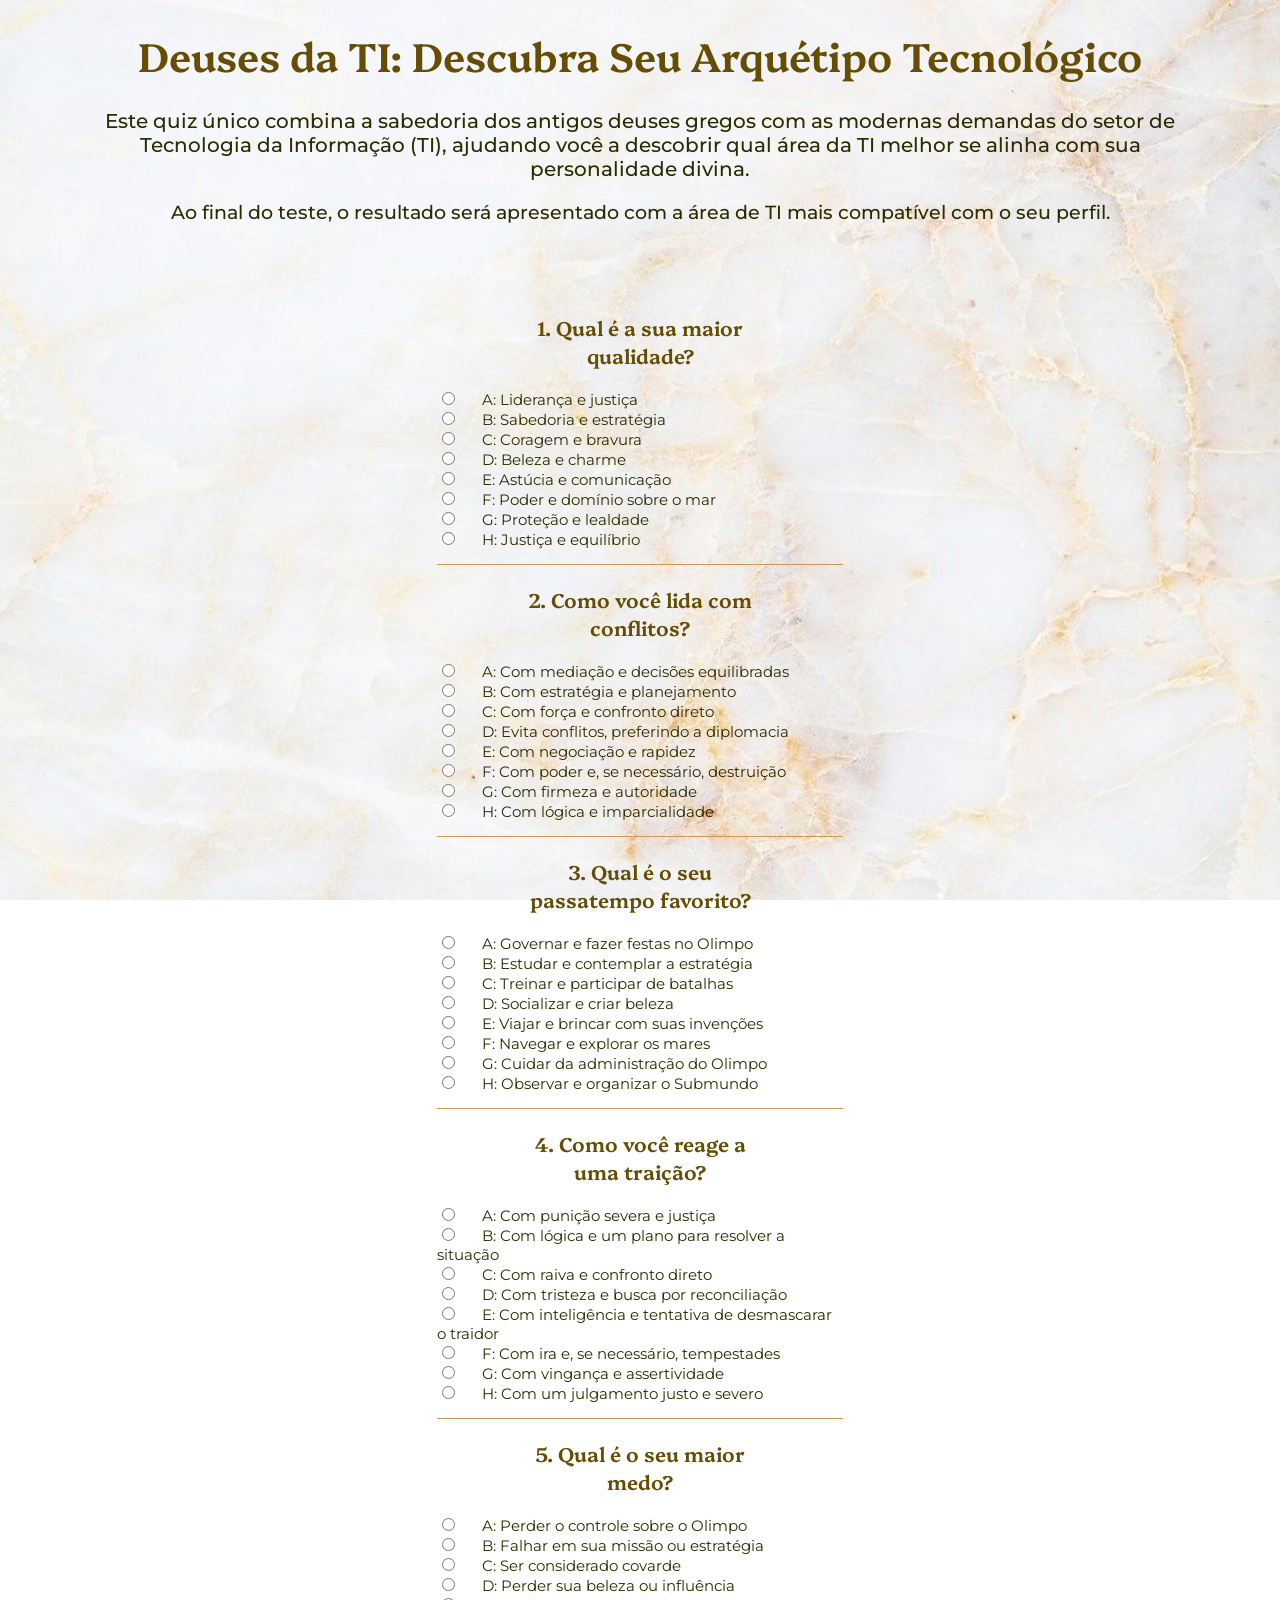
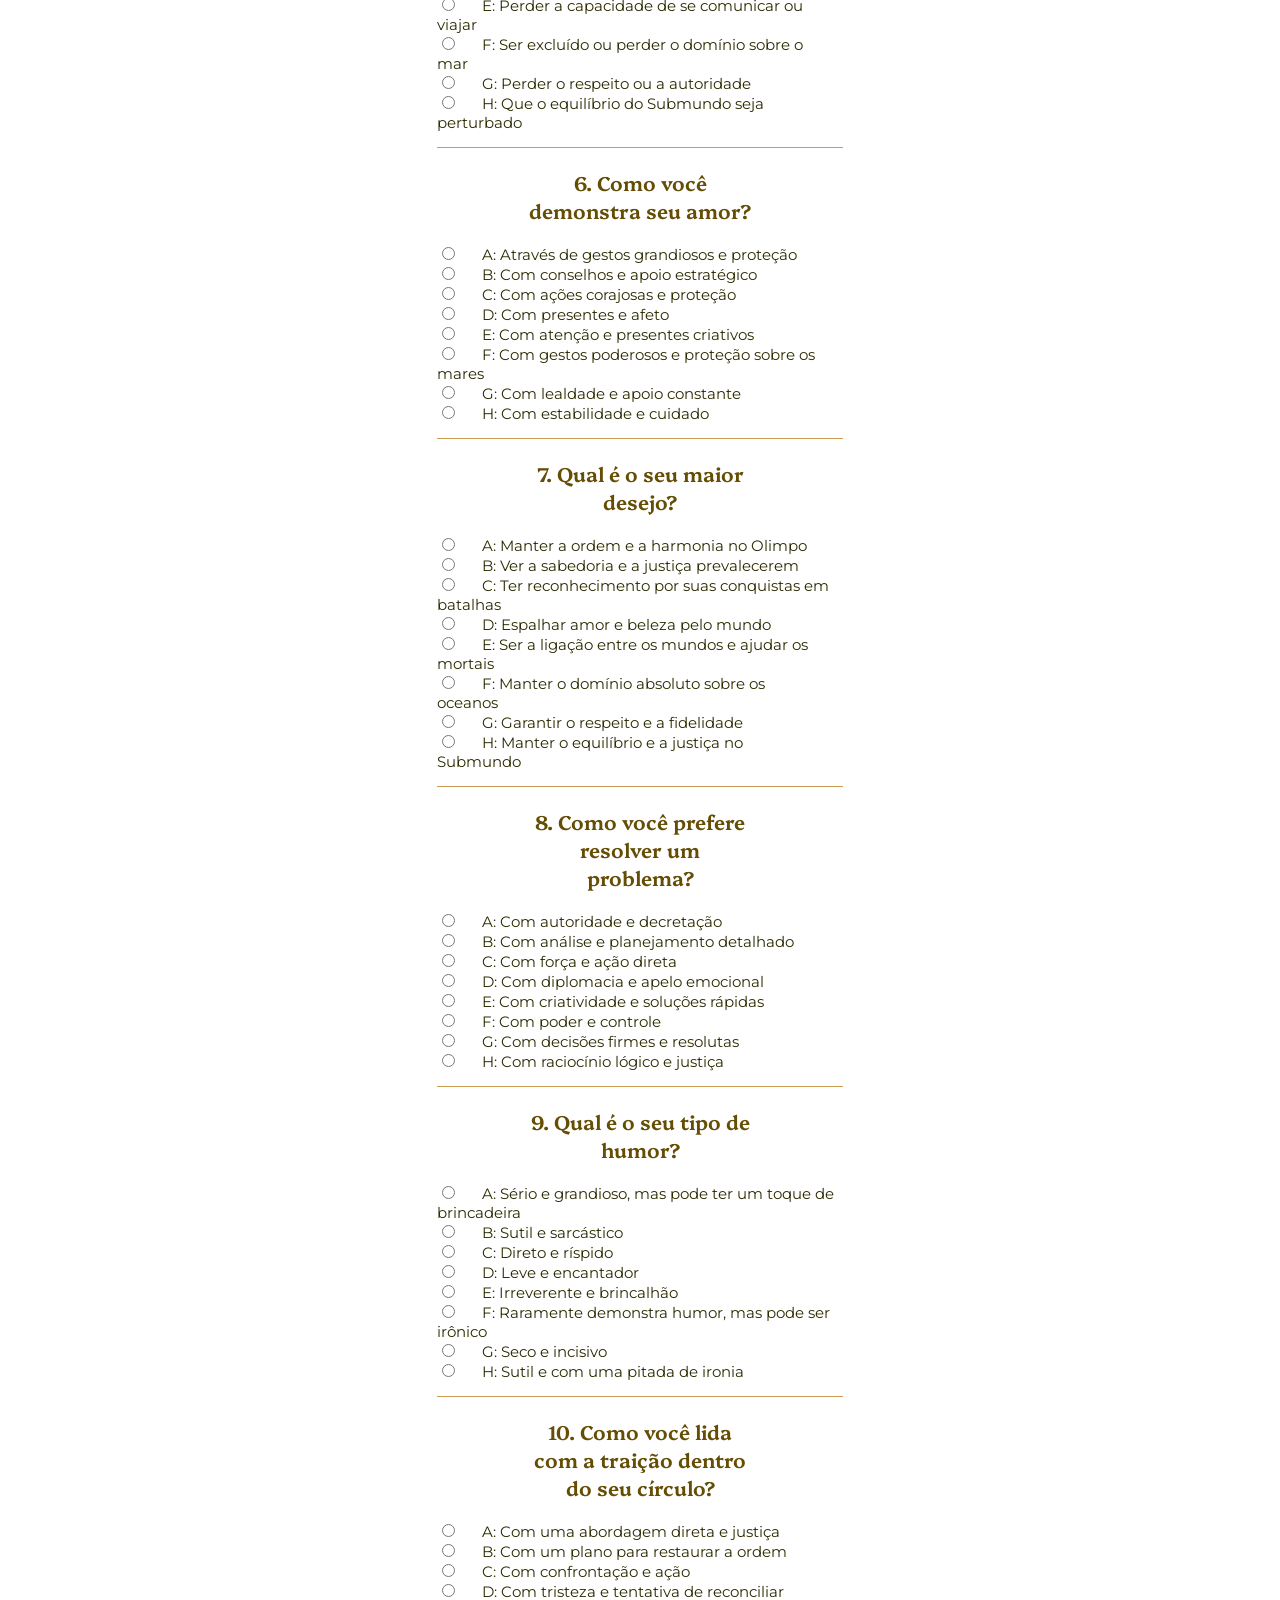
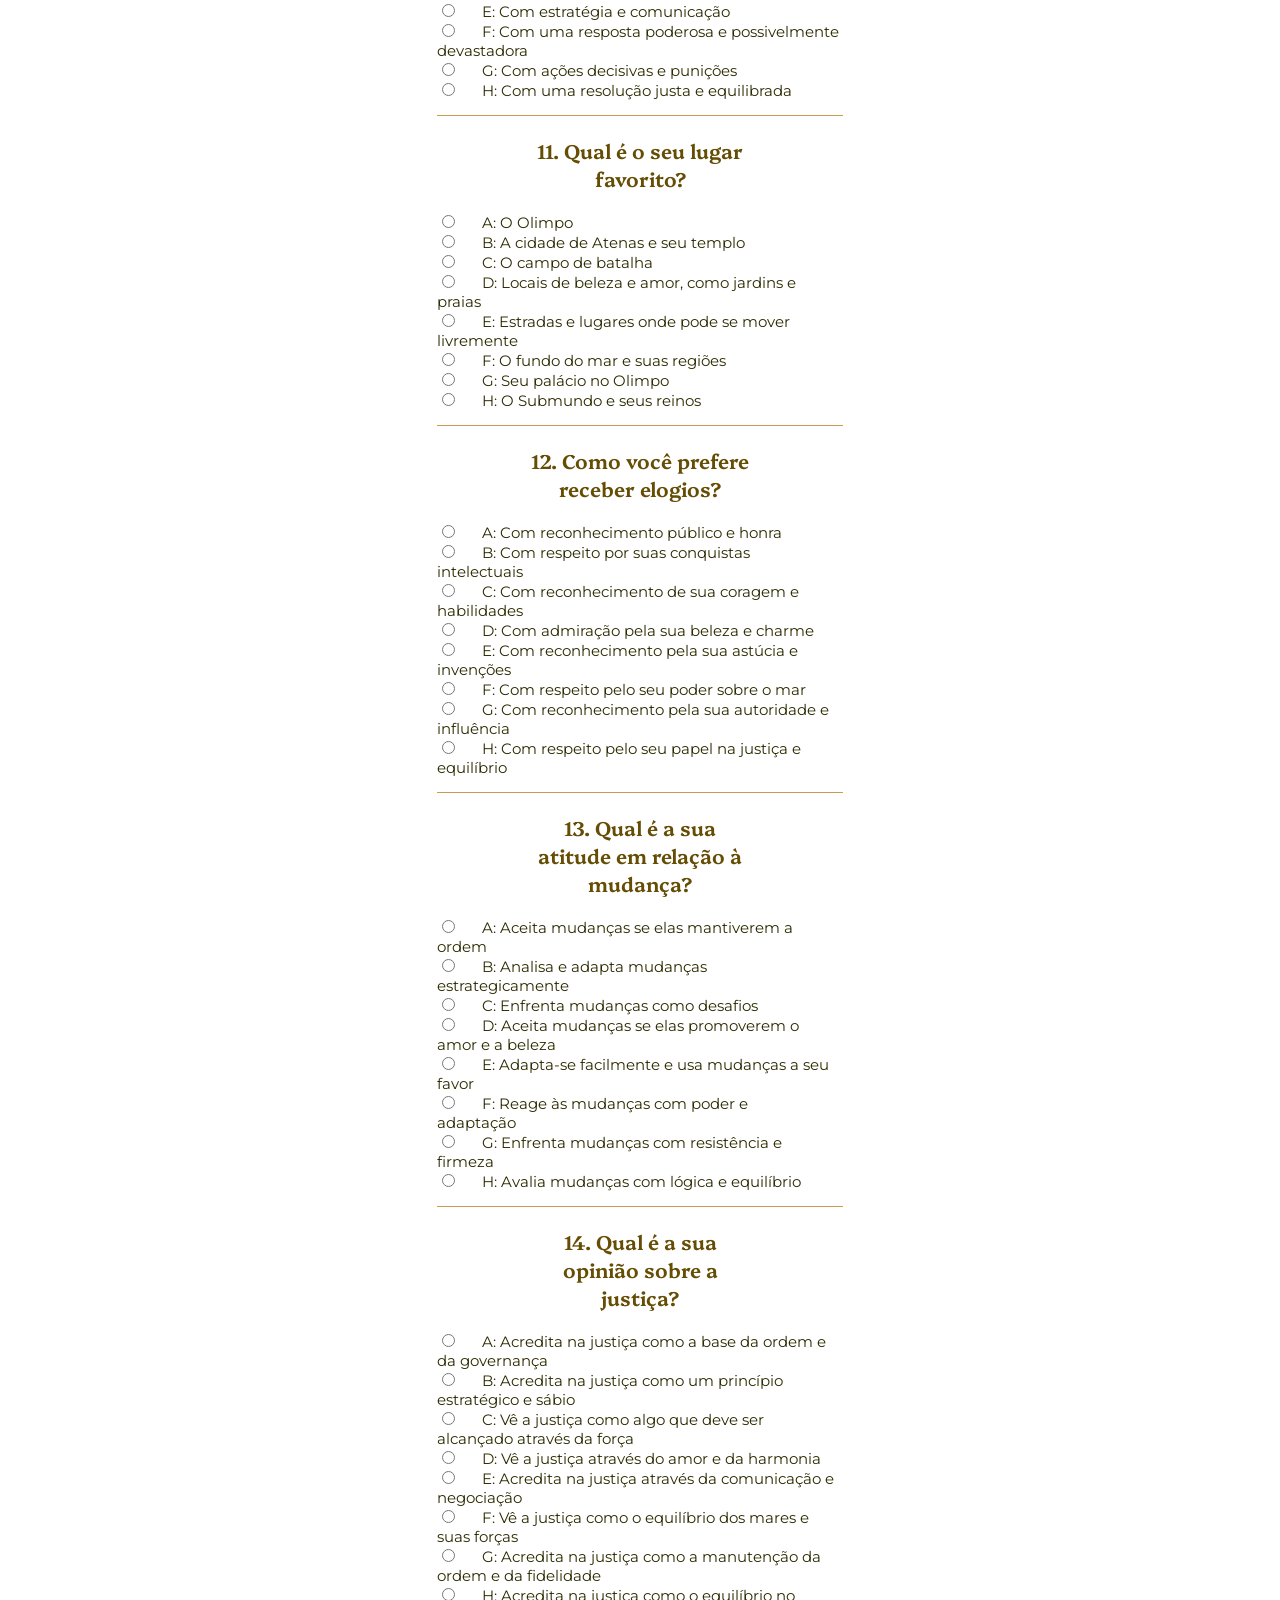
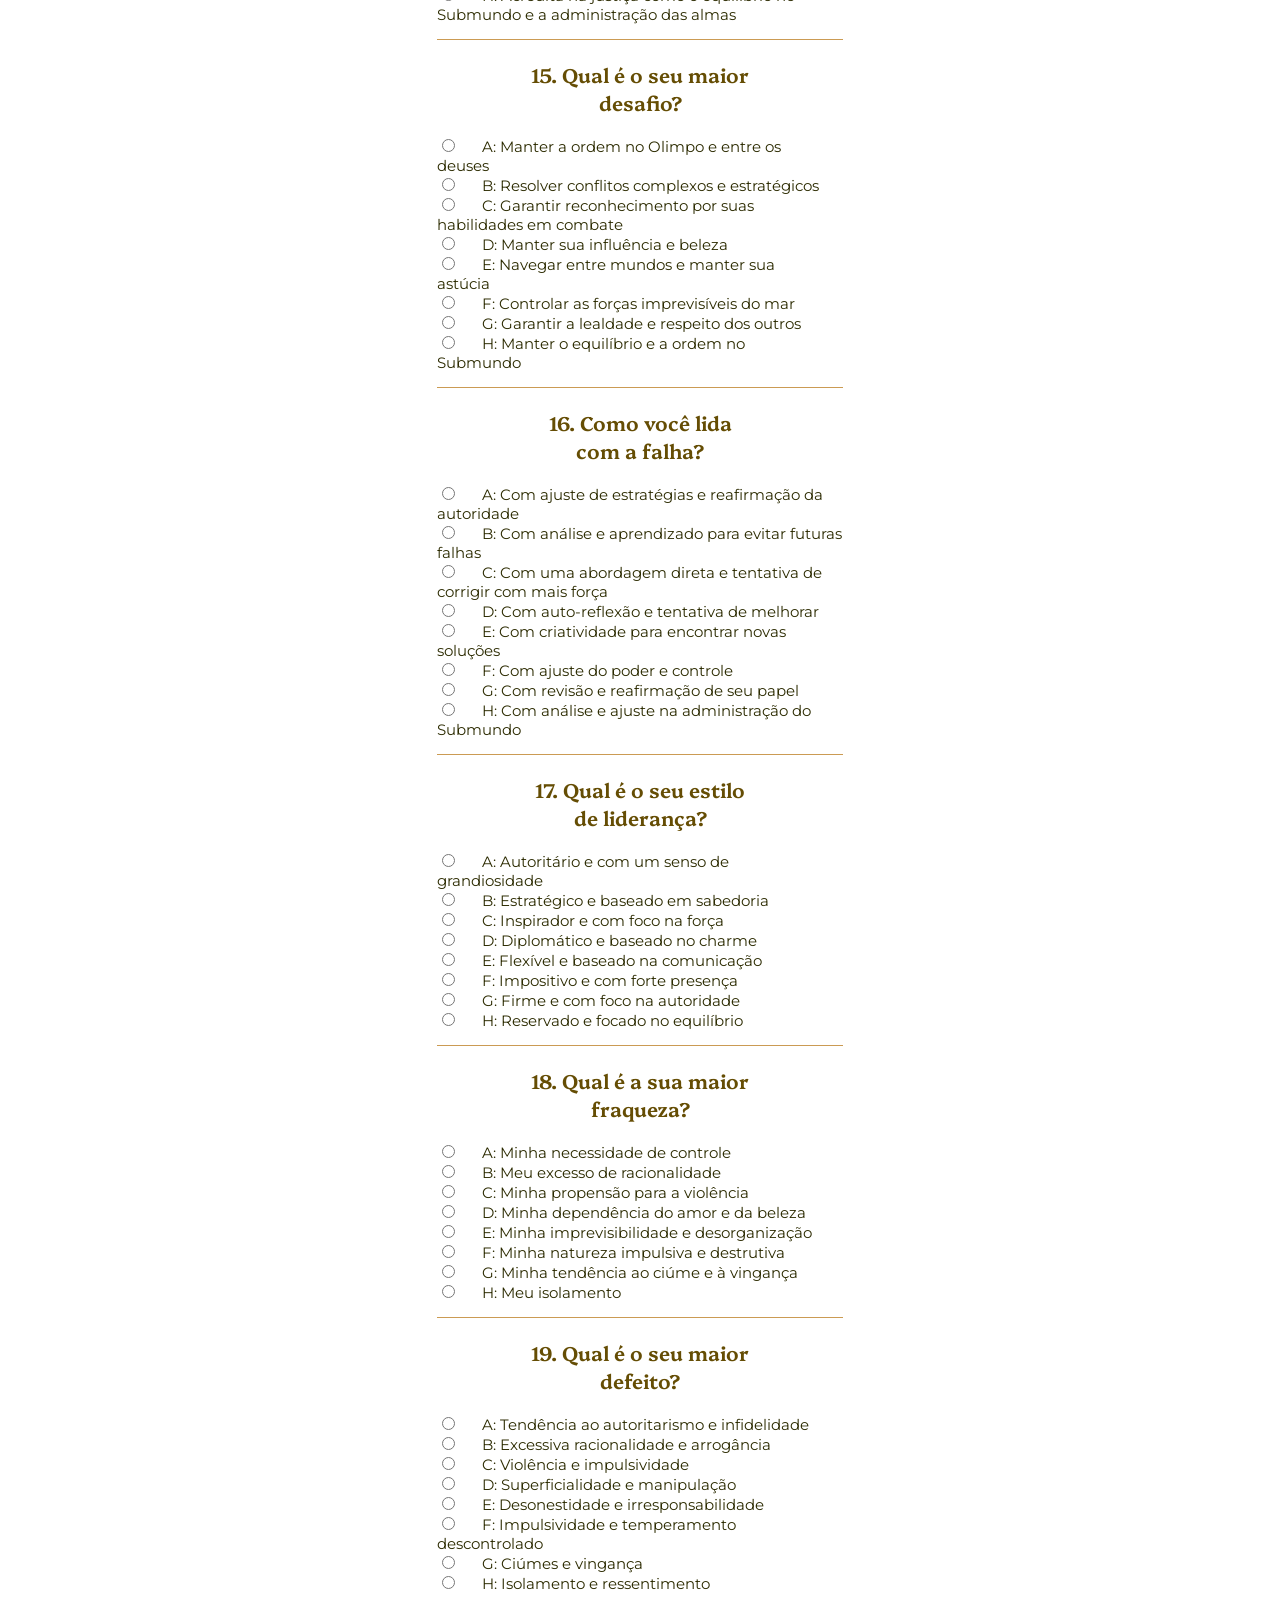
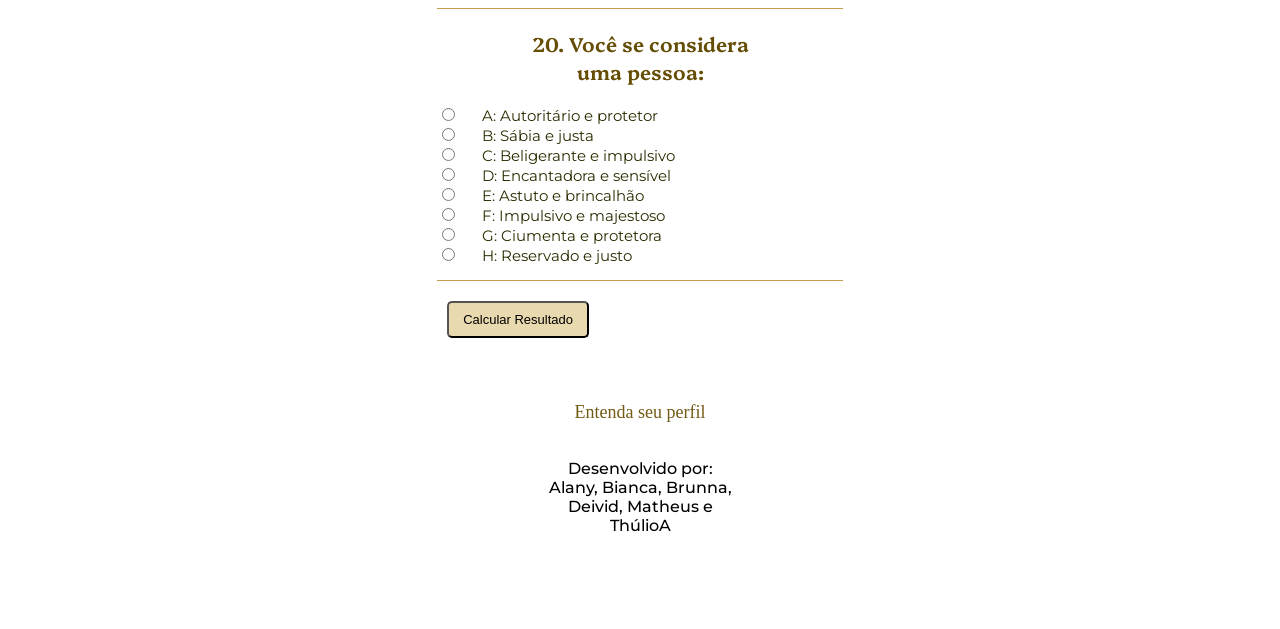
<file: index.html>
<!DOCTYPE html>
<html lang="pt-BR">

<head>
    <meta charset="UTF-8">
    <meta name="viewport" content="width=device-width, initial-scale=1.0">
    <title>Deuses da TI</title>
    <link rel="stylesheet" href="./assets/css/styleQuiz.css">
    <link rel="preconnect" href="https://fonts.googleapis.com">
    <link rel="preconnect" href="https://fonts.gstatic.com" crossorigin>
    <link
        href="https://fonts.googleapis.com/css2?family=Montserrat:ital,wght@0,100..900;1,100..900&family=Platypi:ital,wght@0,416;1,416&display=swap"
        rel="stylesheet">
</head>

<body>
    <h1>Deuses da TI: Descubra Seu Arquétipo Tecnológico</h1>
    <p id="t1">
        Este quiz único combina a sabedoria dos antigos deuses gregos com as modernas demandas do setor de Tecnologia da
        Informação (TI), ajudando você a descobrir qual área da TI melhor se alinha com sua personalidade divina.
    </p>
    <p id="t2">
        Ao final do teste, o resultado será apresentado com a área de TI mais compatível com o seu perfil.
    </p>
    <div class="main">
        <!-- Pergunta 1 -->
        <div>
            <p id="t3">1. Qual é a sua maior qualidade?</p>

            <input type="radio" id="q1a" name="q1" value="zeus">
            <label for="q1a">A: Liderança e justiça</label><br>

            <input type="radio" id="q1b" name="q1" value="atena">
            <label for="q1b">B: Sabedoria e estratégia</label><br>

            <input type="radio" id="q1c" name="q1" value="ares">
            <label for="q1c">C: Coragem e bravura</label><br>

            <input type="radio" id="q1d" name="q1" value="afrodite">
            <label for="q1d">D: Beleza e charme</label><br>

            <input type="radio" id="q1e" name="q1" value="hermes">
            <label for="q1e">E: Astúcia e comunicação</label><br>

            <input type="radio" id="q1f" name="q1" value="poseidon">
            <label for="q1f">F: Poder e domínio sobre o mar</label><br>

            <input type="radio" id="q1g" name="q1" value="hera">
            <label for="q1g">G: Proteção e lealdade</label><br>

            <input type="radio" id="q1h" name="q1" value="hades">
            <label for="q1h">H: Justiça e equilíbrio</label><br>
        </div>

        <!-- Pergunta 2 -->
        <div>
            <p id="t3">2. Como você lida com conflitos?</p>

            <input type="radio" id="q2a" name="q2" value="zeus">
            <label for="q2a">A: Com mediação e decisões equilibradas</label><br>

            <input type="radio" id="q2b" name="q2" value="atena">
            <label for="q2b">B: Com estratégia e planejamento</label><br>

            <input type="radio" id="q2c" name="q2" value="ares">
            <label for="q2c">C: Com força e confronto direto</label><br>

            <input type="radio" id="q2d" name="q2" value="afrodite">
            <label for="q2d">D: Evita conflitos, preferindo a diplomacia</label><br>

            <input type="radio" id="q2e" name="q2" value="hermes">
            <label for="q2e">E: Com negociação e rapidez</label><br>

            <input type="radio" id="q2f" name="q2" value="poseidon">
            <label for="q2f">F: Com poder e, se necessário, destruição</label><br>

            <input type="radio" id="q2g" name="q2" value="hera">
            <label for="q2g">G: Com firmeza e autoridade</label><br>

            <input type="radio" id="q2h" name="q2" value="hades">
            <label for="q2h">H: Com lógica e imparcialidade</label><br>
        </div>

        <!-- Pergunta 3 -->
        <div>
            <p id="t3">3. Qual é o seu passatempo favorito?</p>

            <input type="radio" id="q3a" name="q3" value="zeus">
            <label for="q3a">A: Governar e fazer festas no Olimpo</label><br>

            <input type="radio" id="q3b" name="q3" value="atena">
            <label for="q3b">B: Estudar e contemplar a estratégia</label><br>

            <input type="radio" id="q3c" name="q3" value="ares">
            <label for="q3c">C: Treinar e participar de batalhas</label><br>

            <input type="radio" id="q3d" name="q3" value="afrodite">
            <label for="q3d">D: Socializar e criar beleza</label><br>

            <input type="radio" id="q3e" name="q3" value="hermes">
            <label for="q3e">E: Viajar e brincar com suas invenções</label><br>

            <input type="radio" id="q3f" name="q3" value="poseidon">
            <label for="q3f">F: Navegar e explorar os mares</label><br>

            <input type="radio" id="q3g" name="q3" value="hera">
            <label for="q3g">G: Cuidar da administração do Olimpo</label><br>

            <input type="radio" id="q3h" name="q3" value="hades">
            <label for="q3h">H: Observar e organizar o Submundo</label><br>
        </div>

        <!-- Pergunta 4 -->
        <div>
            <p id="t3">4. Como você reage a uma traição?</p>

            <input type="radio" id="q4a" name="q4" value="zeus">
            <label for="q4a">A: Com punição severa e justiça</label><br>

            <input type="radio" id="q4b" name="q4" value="atena">
            <label for="q4b">B: Com lógica e um plano para resolver a situação</label><br>

            <input type="radio" id="q4c" name="q4" value="ares">
            <label for="q4c">C: Com raiva e confronto direto</label><br>

            <input type="radio" id="q4d" name="q4" value="afrodite">
            <label for="q4d">D: Com tristeza e busca por reconciliação</label><br>

            <input type="radio" id="q4e" name="q4" value="hermes">
            <label for="q4e">E: Com inteligência e tentativa de desmascarar o traidor</label><br>

            <input type="radio" id="q4f" name="q4" value="poseidon">
            <label for="q4f">F: Com ira e, se necessário, tempestades</label><br>

            <input type="radio" id="q4g" name="q4" value="hera">
            <label for="q4g">G: Com vingança e assertividade</label><br>

            <input type="radio" id="q4h" name="q4" value="hades">
            <label for="q4h">H: Com um julgamento justo e severo</label><br>
        </div>

        <!-- Pergunta 5 -->
        <div>
            <p id="t3">5. Qual é o seu maior medo?</p>

            <input type="radio" id="q5a" name="q5" value="zeus">
            <label for="q5a">A: Perder o controle sobre o Olimpo</label><br>

            <input type="radio" id="q5b" name="q5" value="atena">
            <label for="q5b">B: Falhar em sua missão ou estratégia</label><br>

            <input type="radio" id="q5c" name="q5" value="ares">
            <label for="q5c">C: Ser considerado covarde</label><br>

            <input type="radio" id="q5d" name="q5" value="afrodite">
            <label for="q5d">D: Perder sua beleza ou influência</label><br>

            <input type="radio" id="q5e" name="q5" value="hermes">
            <label for="q5e">E: Perder a capacidade de se comunicar ou viajar</label><br>

            <input type="radio" id="q5f" name="q5" value="poseidon">
            <label for="q5f">F: Ser excluído ou perder o domínio sobre o mar</label><br>

            <input type="radio" id="q5g" name="q5" value="hera">
            <label for="q5g">G: Perder o respeito ou a autoridade</label><br>

            <input type="radio" id="q5h" name="q5" value="hades">
            <label for="q5h">H: Que o equilíbrio do Submundo seja perturbado</label><br>
        </div>

        <!-- Pergunta 6 -->
        <div>
            <p id="t3">6. Como você demonstra seu amor?</p>

            <input type="radio" id="q6a" name="q6" value="zeus">
            <label for="q6a">A: Através de gestos grandiosos e proteção</label><br>

            <input type="radio" id="q6b" name="q6" value="atena">
            <label for="q6b">B: Com conselhos e apoio estratégico</label><br>

            <input type="radio" id="q6c" name="q6" value="ares">
            <label for="q6c">C: Com ações corajosas e proteção</label><br>

            <input type="radio" id="q6d" name="q6" value="afrodite">
            <label for="q6d">D: Com presentes e afeto</label><br>

            <input type="radio" id="q6e" name="q6" value="hermes">
            <label for="q6e">E: Com atenção e presentes criativos</label><br>

            <input type="radio" id="q6f" name="q6" value="poseidon">
            <label for="q6f">F: Com gestos poderosos e proteção sobre os mares</label><br>

            <input type="radio" id="q6g" name="q6" value="hera">
            <label for="q6g">G: Com lealdade e apoio constante</label><br>

            <input type="radio" id="q6h" name="q6" value="hades">
            <label for="q6h">H: Com estabilidade e cuidado</label><br>
        </div>

        <!-- Pergunta 7 -->
        <div>
            <p id="t3">7. Qual é o seu maior desejo?</p>

            <input type="radio" id="q7a" name="q7" value="zeus">
            <label for="q7a">A: Manter a ordem e a harmonia no Olimpo</label><br>

            <input type="radio" id="q7b" name="q7" value="atena">
            <label for="q7b">B: Ver a sabedoria e a justiça prevalecerem</label><br>

            <input type="radio" id="q7c" name="q7" value="ares">
            <label for="q7c">C: Ter reconhecimento por suas conquistas em batalhas</label><br>

            <input type="radio" id="q7d" name="q7" value="afrodite">
            <label for="q7d">D: Espalhar amor e beleza pelo mundo</label><br>

            <input type="radio" id="q7e" name="q7" value="hermes">
            <label for="q7e">E: Ser a ligação entre os mundos e ajudar os mortais</label><br>

            <input type="radio" id="q7f" name="q7" value="poseidon">
            <label for="q7f">F: Manter o domínio absoluto sobre os oceanos</label><br>

            <input type="radio" id="q7g" name="q7" value="hera">
            <label for="q7g">G: Garantir o respeito e a fidelidade</label><br>

            <input type="radio" id="q7h" name="q7" value="hades">
            <label for="q7h">H: Manter o equilíbrio e a justiça no Submundo</label><br>
        </div>

        <!-- Pergunta 8 -->
        <div>
            <p id="t3">8. Como você prefere resolver um problema?</p>

            <input type="radio" id="q8a" name="q8" value="zeus">
            <label for="q8a">A: Com autoridade e decretação</label><br>

            <input type="radio" id="q8b" name="q8" value="atena">
            <label for="q8b">B: Com análise e planejamento detalhado</label><br>

            <input type="radio" id="q8c" name="q8" value="ares">
            <label for="q8c">C: Com força e ação direta</label><br>

            <input type="radio" id="q8d" name="q8" value="afrodite">
            <label for="q8d">D: Com diplomacia e apelo emocional</label><br>

            <input type="radio" id="q8e" name="q8" value="hermes">
            <label for="q8e">E: Com criatividade e soluções rápidas</label><br>

            <input type="radio" id="q8f" name="q8" value="poseidon">
            <label for="q8f">F: Com poder e controle</label><br>

            <input type="radio" id="q8g" name="q8" value="hera">
            <label for="q8g">G: Com decisões firmes e resolutas</label><br>

            <input type="radio" id="q8h" name="q8" value="hades">
            <label for="q8h">H: Com raciocínio lógico e justiça</label><br>
        </div>

        <!-- Pergunta 9 -->
        <div>
            <p id="t3">9. Qual é o seu tipo de humor?</p>

            <input type="radio" id="q9a" name="q9" value="zeus">
            <label for="q9a">A: Sério e grandioso, mas pode ter um toque de brincadeira</label><br>

            <input type="radio" id="q9b" name="q9" value="atena">
            <label for="q9b">B: Sutil e sarcástico</label><br>

            <input type="radio" id="q9c" name="q9" value="ares">
            <label for="q9c">C: Direto e ríspido</label><br>

            <input type="radio" id="q9d" name="q9" value="afrodite">
            <label for="q9d">D: Leve e encantador</label><br>

            <input type="radio" id="q9e" name="q9" value="hermes">
            <label for="q9e">E: Irreverente e brincalhão</label><br>

            <input type="radio" id="q9f" name="q9" value="poseidon">
            <label for="q9f">F: Raramente demonstra humor, mas pode ser irônico</label><br>

            <input type="radio" id="q9g" name="q9" value="hera">
            <label for="q9g">G: Seco e incisivo</label><br>

            <input type="radio" id="q9h" name="q9" value="hades">
            <label for="q9h">H: Sutil e com uma pitada de ironia</label><br>
        </div>

        <!-- Pergunta 10 -->
        <div>
            <p id="t3">10. Como você lida com a traição dentro do seu círculo?</p>

            <input type="radio" id="q10a" name="q10" value="zeus">
            <label for="q10a">A: Com uma abordagem direta e justiça</label><br>

            <input type="radio" id="q10b" name="q10" value="atena">
            <label for="q10b">B: Com um plano para restaurar a ordem</label><br>

            <input type="radio" id="q10c" name="q10" value="ares">
            <label for="q10c">C: Com confrontação e ação</label><br>

            <input type="radio" id="q10d" name="q10" value="afrodite">
            <label for="q10d">D: Com tristeza e tentativa de reconciliar</label><br>

            <input type="radio" id="q10e" name="q10" value="hermes">
            <label for="q10e">E: Com estratégia e comunicação</label><br>

            <input type="radio" id="q10f" name="q10" value="poseidon">
            <label for="q10f">F: Com uma resposta poderosa e possivelmente devastadora</label><br>

            <input type="radio" id="q10g" name="q10" value="hera">
            <label for="q10g">G: Com ações decisivas e punições</label><br>

            <input type="radio" id="q10h" name="q10" value="hades">
            <label for="q10h">H: Com uma resolução justa e equilibrada</label><br>
        </div>

        <!-- Pergunta 11 -->
        <div>
            <p id="t3">11. Qual é o seu lugar favorito?</p>

            <input type="radio" id="q11a" name="q11" value="zeus">
            <label for="q11a">A: O Olimpo</label><br>

            <input type="radio" id="q11b" name="q11" value="atena">
            <label for="q11b">B: A cidade de Atenas e seu templo</label><br>

            <input type="radio" id="q11c" name="q11" value="ares">
            <label for="q11c">C: O campo de batalha</label><br>

            <input type="radio" id="q11d" name="q11" value="afrodite">
            <label for="q11d">D: Locais de beleza e amor, como jardins e praias</label><br>

            <input type="radio" id="q11e" name="q11" value="hermes">
            <label for="q11e">E: Estradas e lugares onde pode se mover livremente</label><br>

            <input type="radio" id="q11f" name="q11" value="poseidon">
            <label for="q11f">F: O fundo do mar e suas regiões</label><br>

            <input type="radio" id="q11g" name="q11" value="hera">
            <label for="q11g">G: Seu palácio no Olimpo</label><br>

            <input type="radio" id="q11h" name="q11" value="hades">
            <label for="q11h">H: O Submundo e seus reinos</label><br>
        </div>

        <!-- Pergunta 12 -->
        <div>
            <p id="t3">12. Como você prefere receber elogios?</p>

            <input type="radio" id="q12a" name="q12" value="zeus">
            <label for="q12a">A: Com reconhecimento público e honra</label><br>

            <input type="radio" id="q12b" name="q12" value="atena">
            <label for="q12b">B: Com respeito por suas conquistas intelectuais</label><br>

            <input type="radio" id="q12c" name="q12" value="ares">
            <label for="q12c">C: Com reconhecimento de sua coragem e habilidades</label><br>

            <input type="radio" id="q12d" name="q12" value="afrodite">
            <label for="q12d">D: Com admiração pela sua beleza e charme</label><br>

            <input type="radio" id="q12e" name="q12" value="hermes">
            <label for="q12e">E: Com reconhecimento pela sua astúcia e invenções</label><br>

            <input type="radio" id="q12f" name="q12" value="poseidon">
            <label for="q12f">F: Com respeito pelo seu poder sobre o mar</label><br>

            <input type="radio" id="q12g" name="q12" value="hera">
            <label for="q12g">G: Com reconhecimento pela sua autoridade e influência</label><br>

            <input type="radio" id="q12h" name="q12" value="hades">
            <label for="q12h">H: Com respeito pelo seu papel na justiça e equilíbrio</label><br>
        </div>

        <!-- Pergunta 13 -->
        <div>
            <p id="t3">13. Qual é a sua atitude em relação à mudança?</p>

            <input type="radio" id="q13a" name="q13" value="zeus">
            <label for="q13a">A: Aceita mudanças se elas mantiverem a ordem</label><br>

            <input type="radio" id="q13b" name="q13" value="atena">
            <label for="q13b">B: Analisa e adapta mudanças estrategicamente</label><br>

            <input type="radio" id="q13c" name="q13" value="ares">
            <label for="q13c">C: Enfrenta mudanças como desafios</label><br>

            <input type="radio" id="q13d" name="q13" value="afrodite">
            <label for="q13d">D: Aceita mudanças se elas promoverem o amor e a beleza</label><br>

            <input type="radio" id="q13e" name="q13" value="hermes">
            <label for="q13e">E: Adapta-se facilmente e usa mudanças a seu favor</label><br>

            <input type="radio" id="q13f" name="q13" value="poseidon">
            <label for="q13f">F: Reage às mudanças com poder e adaptação</label><br>

            <input type="radio" id="q13g" name="q13" value="hera">
            <label for="q13g">G: Enfrenta mudanças com resistência e firmeza</label><br>

            <input type="radio" id="q13h" name="q13" value="hades">
            <label for="q13h">H: Avalia mudanças com lógica e equilíbrio</label><br>
        </div>

        <!-- Pergunta 14 -->
        <div>
            <p id="t3">14. Qual é a sua opinião sobre a justiça?</p>

            <input type="radio" id="q14a" name="q14" value="zeus">
            <label for="q14a">A: Acredita na justiça como a base da ordem e da governança</label><br>

            <input type="radio" id="q14b" name="q14" value="atena">
            <label for="q14b">B: Acredita na justiça como um princípio estratégico e sábio</label><br>

            <input type="radio" id="q14c" name="q14" value="ares">
            <label for="q14c">C: Vê a justiça como algo que deve ser alcançado através da força</label><br>

            <input type="radio" id="q14d" name="q14" value="afrodite">
            <label for="q14d">D: Vê a justiça através do amor e da harmonia</label><br>

            <input type="radio" id="q14e" name="q14" value="hermes">
            <label for="q14e">E: Acredita na justiça através da comunicação e negociação</label><br>

            <input type="radio" id="q14f" name="q14" value="poseidon">
            <label for="q14f">F: Vê a justiça como o equilíbrio dos mares e suas forças</label><br>

            <input type="radio" id="q14g" name="q14" value="hera">
            <label for="q14g">G: Acredita na justiça como a manutenção da ordem e da fidelidade</label><br>

            <input type="radio" id="q14h" name="q14" value="hades">
            <label for="q14h">H: Acredita na justiça como o equilíbrio no Submundo e a administração das
                almas</label><br>
        </div>

        <!-- Pergunta 15 -->
        <div>
            <p id="t3">15. Qual é o seu maior desafio?</p>

            <input type="radio" id="q15a" name="q15" value="zeus">
            <label for="q15a">A: Manter a ordem no Olimpo e entre os deuses</label><br>

            <input type="radio" id="q15b" name="q15" value="atena">
            <label for="q15b">B: Resolver conflitos complexos e estratégicos</label><br>

            <input type="radio" id="q15c" name="q15" value="ares">
            <label for="q15c">C: Garantir reconhecimento por suas habilidades em combate</label><br>

            <input type="radio" id="q15d" name="q15" value="afrodite">
            <label for="q15d">D: Manter sua influência e beleza</label><br>

            <input type="radio" id="q15e" name="q15" value="hermes">
            <label for="q15e">E: Navegar entre mundos e manter sua astúcia</label><br>

            <input type="radio" id="q15f" name="q15" value="poseidon">
            <label for="q15f">F: Controlar as forças imprevisíveis do mar</label><br>

            <input type="radio" id="q15g" name="q15" value="hera">
            <label for="q15g">G: Garantir a lealdade e respeito dos outros</label><br>

            <input type="radio" id="q15h" name="q15" value="hades">
            <label for="q15h">H: Manter o equilíbrio e a ordem no Submundo</label><br>
        </div>

        <!-- Pergunta 16 -->
        <div>
            <p id="t3">16. Como você lida com a falha?</p>

            <input type="radio" id="q16a" name="q16" value="zeus">
            <label for="q16a">A: Com ajuste de estratégias e reafirmação da autoridade</label><br>

            <input type="radio" id="q16b" name="q16" value="atena">
            <label for="q16b">B: Com análise e aprendizado para evitar futuras falhas</label><br>

            <input type="radio" id="q16c" name="q16" value="ares">
            <label for="q16c">C: Com uma abordagem direta e tentativa de corrigir com mais força</label><br>

            <input type="radio" id="q16d" name="q16" value="afrodite">
            <label for="q16d">D: Com auto-reflexão e tentativa de melhorar</label><br>

            <input type="radio" id="q16e" name="q16" value="hermes">
            <label for="q16e">E: Com criatividade para encontrar novas soluções</label><br>

            <input type="radio" id="q16f" name="q16" value="poseidon">
            <label for="q16f">F: Com ajuste do poder e controle</label><br>

            <input type="radio" id="q16g" name="q16" value="hera">
            <label for="q16g">G: Com revisão e reafirmação de seu papel</label><br>

            <input type="radio" id="q16h" name="q16" value="hades">
            <label for="q16h">H: Com análise e ajuste na administração do Submundo</label><br>
        </div>

        <!-- Pergunta 17 -->
        <div>
            <p id="t3">17. Qual é o seu estilo de liderança?</p>

            <input type="radio" id="q17a" name="q17" value="zeus">
            <label for="q17a">A: Autoritário e com um senso de grandiosidade</label><br>

            <input type="radio" id="q17b" name="q17" value="atena">
            <label for="q17b">B: Estratégico e baseado em sabedoria</label><br>

            <input type="radio" id="q17c" name="q17" value="ares">
            <label for="q17c">C: Inspirador e com foco na força</label><br>

            <input type="radio" id="q17d" name="q17" value="afrodite">
            <label for="q17d">D: Diplomático e baseado no charme</label><br>

            <input type="radio" id="q17e" name="q17" value="hermes">
            <label for="q17e">E: Flexível e baseado na comunicação</label><br>

            <input type="radio" id="q17f" name="q17" value="poseidon">
            <label for="q17f">F: Impositivo e com forte presença</label><br>

            <input type="radio" id="q17g" name="q17" value="hera">
            <label for="q17g">G: Firme e com foco na autoridade</label><br>

            <input type="radio" id="q17h" name="q17" value="hades">
            <label for="q17h">H: Reservado e focado no equilíbrio</label><br>
        </div>

        <!-- Pergunta 18 -->
        <div>
            <p id="t3">18. Qual é a sua maior fraqueza?</p>

            <input type="radio" id="q18a" name="q18" value="zeus">
            <label for="q18a">A: Minha necessidade de controle</label><br>

            <input type="radio" id="q18b" name="q18" value="atena">
            <label for="q18b">B: Meu excesso de racionalidade</label><br>

            <input type="radio" id="q18c" name="q18" value="ares">
            <label for="q18c">C: Minha propensão para a violência</label><br>

            <input type="radio" id="q18d" name="q18" value="afrodite">
            <label for="q18d">D: Minha dependência do amor e da beleza</label><br>

            <input type="radio" id="q18e" name="q18" value="hermes">
            <label for="q18e">E: Minha imprevisibilidade e desorganização</label><br>

            <input type="radio" id="q18f" name="q18" value="poseidon">
            <label for="q18f">F: Minha natureza impulsiva e destrutiva</label><br>

            <input type="radio" id="q18g" name="q18" value="hera">
            <label for="q18g">G: Minha tendência ao ciúme e à vingança</label><br>

            <input type="radio" id="q18h" name="q18" value="hades">
            <label for="q18h">H: Meu isolamento</label><br>
        </div>

        <!-- Pergunta 19 -->
        <div>
            <p id="t3">19. Qual é o seu maior defeito?</p>

            <input type="radio" id="q19a" name="q19" value="zeus">
            <label for="q19a">A: Tendência ao autoritarismo e infidelidade</label><br>

            <input type="radio" id="q19b" name="q19" value="atena">
            <label for="q19b">B: Excessiva racionalidade e arrogância</label><br>

            <input type="radio" id="q19c" name="q19" value="ares">
            <label for="q19c">C: Violência e impulsividade</label><br>

            <input type="radio" id="q19d" name="q19" value="afrodite">
            <label for="q19d">D: Superficialidade e manipulação</label><br>

            <input type="radio" id="q19e" name="q19" value="hermes">
            <label for="q19e">E: Desonestidade e irresponsabilidade</label><br>

            <input type="radio" id="q19f" name="q19" value="poseidon">
            <label for="q19f">F: Impulsividade e temperamento descontrolado</label><br>

            <input type="radio" id="q19g" name="q19" value="hera">
            <label for="q19g">G: Ciúmes e vingança</label><br>

            <input type="radio" id="q19h" name="q19" value="hades">
            <label for="q19h">H: Isolamento e ressentimento</label><br>
        </div>

        <!-- Pergunta 20 -->
        <div>
            <p id="t3">20. Você se considera uma pessoa:</p>

            <input type="radio" id="q20a" name="q20" value="zeus">
            <label for="q20a">A: Autoritário e protetor</label><br>

            <input type="radio" id="q20b" name="q20" value="atena">
            <label for="q20b">B: Sábia e justa</label><br>

            <input type="radio" id="q20c" name="q20" value="ares">
            <label for="q20c">C: Beligerante e impulsivo</label><br>

            <input type="radio" id="q20d" name="q20" value="afrodite">
            <label for="q20d">D: Encantadora e sensível</label><br>

            <input type="radio" id="q20e" name="q20" value="hermes">
            <label for="q20e">E: Astuto e brincalhão</label><br>

            <input type="radio" id="q20f" name="q20" value="poseidon">
            <label for="q20f">F: Impulsivo e majestoso</label><br>

            <input type="radio" id="q20g" name="q20" value="hera">
            <label for="q20g">G: Ciumenta e protetora</label><br>

            <input type="radio" id="q20h" name="q20" value="hades">
            <label for="q20h">H: Reservado e justo</label><br>
        </div>

        <button onclick="calcularResultado()">Calcular Resultado</button>

        <p id="resultado"></p>
        <br>
        <a href="./description.html">Entenda seu perfil</a>

        <footer>
            <p>Desenvolvido por: Alany, Bianca, Brunna, Deivid, Matheus e ThúlioA</p>
        </footer>

    </div>
    <script src="./assets/js/scriptQuiz.js"></script>
</body>

</html>
</file>
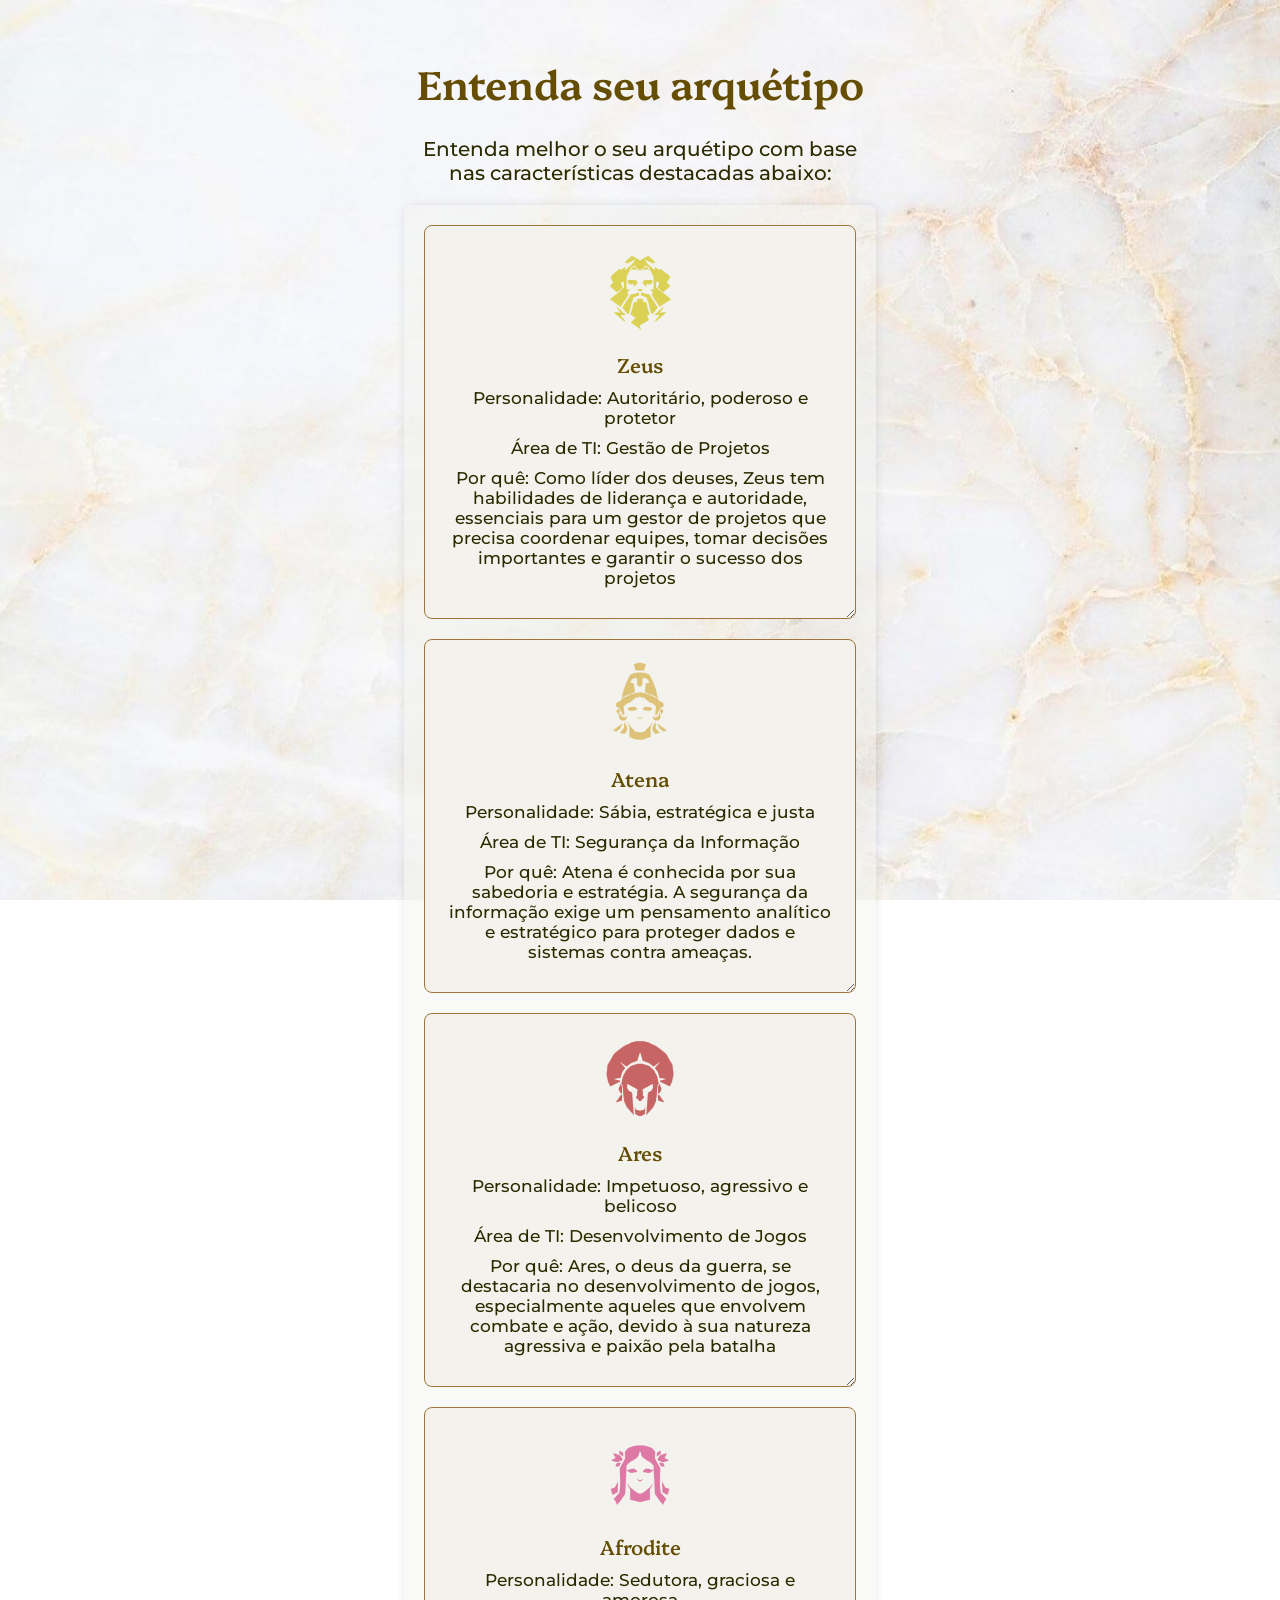
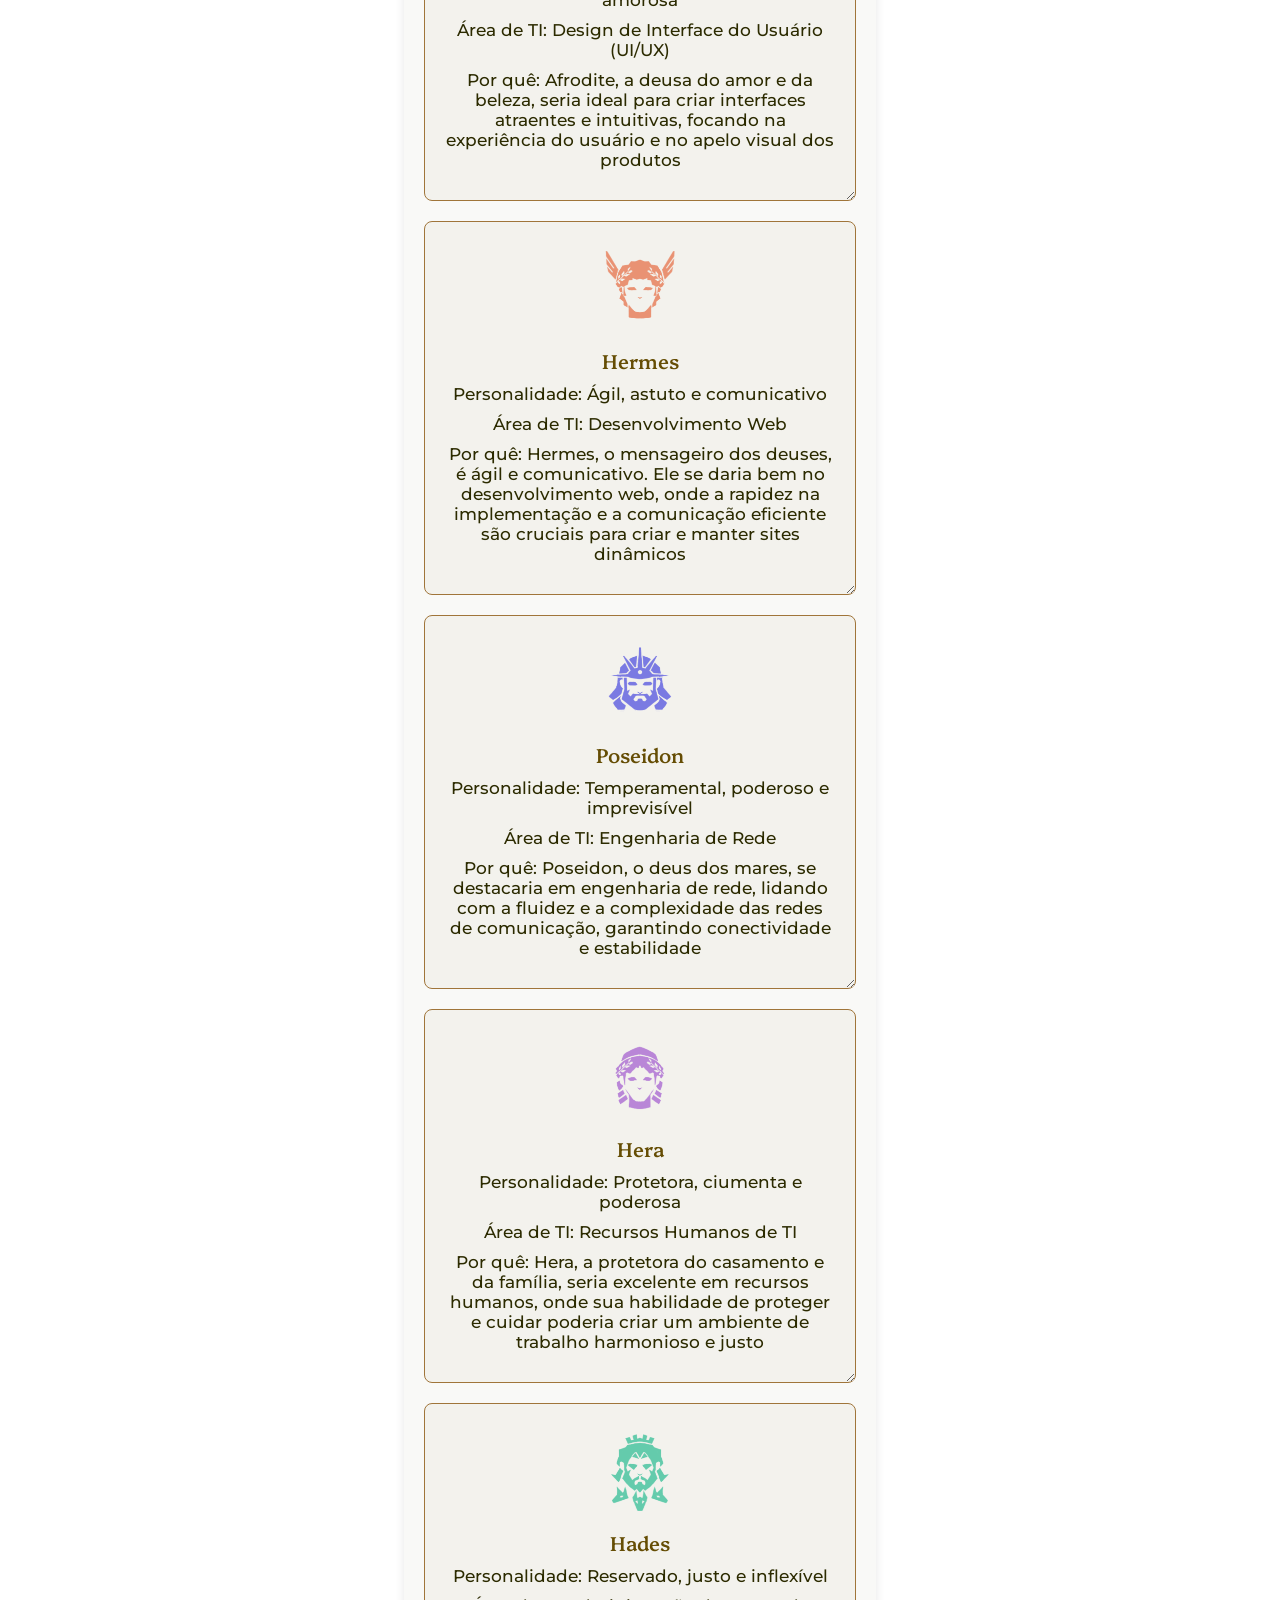
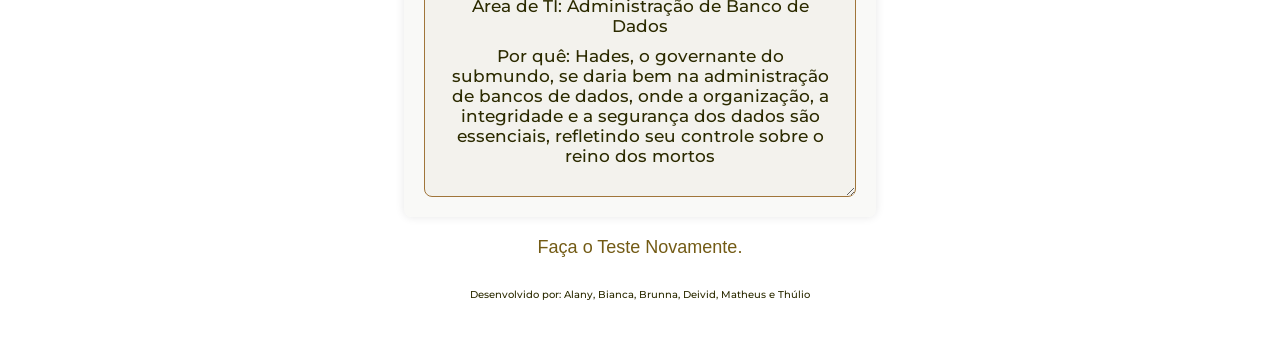
<file: description.html>
<!DOCTYPE html>
<html lang="pt-BR">

<head>
    <meta charset="UTF-8">
    <meta name="viewport" content="width=device-width, initial-scale=1.0">
    <title>Entenda seu Perfil</title>
    <link rel="stylesheet" href="./assets/css/styleDescription.css">
    <link rel="preconnect" href="https://fonts.googleapis.com">
    <link rel="preconnect" href="https://fonts.gstatic.com" crossorigin>
    <link href="https://fonts.googleapis.com/css2?family=Montserrat:ital,wght@0,100..900;1,100..900&family=Platypi:ital,wght@0,416;1,416&display=swap" rel="stylesheet">
    <link rel="stylesheet" href="./assets/css/styleDescription.css">
</head>

<body>
    <strong>
        <h1>Entenda seu arquétipo</h1>
        <h3>Entenda melhor o seu arquétipo com base nas características destacadas abaixo:</h3>
    </strong>

    <div class="flex-container">

        <div class="box">
            <img src="./assets/img/Zeus.png" width="100" height="90" />
            <p id="p1">Zeus</p>
            <p>
                Personalidade: Autoritário, poderoso e protetor
            </p>
            <p>
                Área de TI: Gestão de Projetos
            </p>
            <p>
                Por quê: Como líder dos deuses, Zeus tem habilidades de liderança e autoridade, essenciais para um
                gestor de projetos que precisa coordenar equipes, tomar decisões importantes e garantir o sucesso dos
                projetos
            </p>
        </div>
        <div class="box">
            <img src="./assets/img/Athena.png" width="100" height="90" />
            <p id="p1">Atena</p>
            <p>
                Personalidade: Sábia, estratégica e justa
            </p>
            <p>
                Área de TI: Segurança da Informação
            </p>
            <p>
                Por quê: Atena é conhecida por sua sabedoria e estratégia. A segurança da informação exige um pensamento
                analítico e estratégico para proteger dados e sistemas contra ameaças.
            </p>
        </div>
        <div class="box">
            <img src="./assets/img/Ares.png" width="100" height="90" />
            <p id="p1">Ares</p>
            <p>
                Personalidade: Impetuoso, agressivo e belicoso
            </p>
            <p>
                Área de TI: Desenvolvimento de Jogos
            </p>
            <p>
                Por quê: Ares, o deus da guerra, se destacaria no desenvolvimento de jogos, especialmente aqueles que
                envolvem combate e ação, devido à sua natureza agressiva e paixão pela batalha
            </p>
        </div>
        <div class="box">
            <img src="./assets/img/Afrodite.png" width="100" height="90" />
            <p id="p1">Afrodite</p>
            <p>
                Personalidade: Sedutora, graciosa e amorosa
            </p>
            <p>
                Área de TI: Design de Interface do Usuário (UI/UX)
            </p>
            <p>
                Por quê: Afrodite, a deusa do amor e da beleza, seria ideal para criar interfaces atraentes e
                intuitivas, focando na experiência do usuário e no apelo visual dos produtos
            </p>
        </div>
        <div class="box">
            <img src="./assets/img/Hermes.png" width="100" height="90" />
            <p id="p1">Hermes</p>
            <p>
                Personalidade: Ágil, astuto e comunicativo
            </p>
            <p>
                Área de TI: Desenvolvimento Web
            </p>
            <p>
                Por quê: Hermes, o mensageiro dos deuses, é ágil e comunicativo. Ele se daria bem no desenvolvimento
                web, onde a rapidez na implementação e a comunicação eficiente são cruciais para criar e manter sites
                dinâmicos
            </p>
        </div>
        <div class="box">
            <img src="./assets/img/Poseidon.png" width="100" height="90" />
            <p id="p1">Poseidon</p>
            <p>
                Personalidade: Temperamental, poderoso e imprevisível
            </p>
            <p>
                Área de TI: Engenharia de Rede
            </p>
            <p>
                Por quê: Poseidon, o deus dos mares, se destacaria em engenharia de rede, lidando com a fluidez e a
                complexidade das redes de comunicação, garantindo conectividade e estabilidade
            </p>
        </div>
        <div class="box">
            <img src="./assets/img/Hera.png" width="100" height="90" />
            <p id="p1">Hera</p>
            <p>
                Personalidade: Protetora, ciumenta e poderosa
            </p>
            <p>
                Área de TI: Recursos Humanos de TI
            </p>
            <p>
                Por quê: Hera, a protetora do casamento e da família, seria excelente em recursos humanos, onde sua
                habilidade de proteger e cuidar poderia criar um ambiente de trabalho harmonioso e justo
            </p>
        </div>
        <div class="box">
            <img src="./assets/img/Hades.png" width="100" height="90" />
            <p id="p1">Hades</p>
            <p>
                Personalidade: Reservado, justo e inflexível
            </p>
            <p>
                Área de TI: Administração de Banco de Dados
            </p>
            <p>
                Por quê: Hades, o governante do submundo, se daria bem na administração de bancos de dados, onde a
                organização, a integridade e a segurança dos dados são essenciais, refletindo seu controle sobre o reino
                dos mortos
            </p>
        </div>


    </div>

    <a href="./index.html">Faça o Teste Novamente.</a>

    <footer>
        <p>Desenvolvido por: Alany, Bianca, Brunna, Deivid, Matheus e Thúlio</p>
    </footer>
</body>

</html>
</file>
<file: assets/css/styleQuiz.css>
body {
  background-image: url('../img/background_marmore.jpg');
  background-repeat: no-repeat;
  background-attachment: fixed;
  background-size: 100% 100%;
}

h1 {
  text-align: center;
  font-size: 40px;
  font-family: "Platypi", serif;
  font-optical-sizing: auto;
  font-weight: 600;
  font-style: normal;
  color: #654d04;
}

button {
  margin: 10px;
  margin-top: 20px;
  padding: 9px 14px;
  border-radius: 5px;
  display: inline-block;
  font-size: 13px;
  text-align: center;
  color: black;
  background-color: rgb(232, 217, 174);
  cursor: pointer;
}

button:hover {
  background-color: #dcc073;
}

div {
  border-bottom: 1px solid rgb(203, 155, 83);
  padding-bottom: 15px;
}

p {
  text-align: center;
  padding-right: 90px;
  padding-left: 90px;
}

label {
  font-size: 15px;
  padding: 20px;
  color: #2C2B00;
  font-family: "Montserrat", sans-serif;
  font-optical-sizing: auto;
  font-weight: 400;
}

input {
  padding: 40px;
  color: #2C2B00;
  font-size: 15px;
  font-family: "Montserrat", sans-serif;
  font-optical-sizing: auto;
  font-weight: 400;
}

input[type='radio']:checked {
  accent-color: #7a6012;
}

.main {
  border: 10px;
  justify-content: center;
  align-items: center;
  padding: 50px;
  margin-left: 30%;
  margin-right: 30%;
}

#t1 {
  font-size: 20px;
  color: #2C2B00;
  font-family: "Montserrat", sans-serif;
  font-optical-sizing: auto;
  font-weight: 500;
  font-style: normal;
}

#t2 {
  font-size: 19px;
  color: #2C2B00;
  font-family: "Montserrat", sans-serif;
  font-optical-sizing: auto;
  font-weight: 500;
  font-style: normal;
}

#t3 {
  text-align: center;
  font-size: 20px;
  color: #2C2B00;
  font-family: "Platypi", serif;
  font-optical-sizing: auto;
  font-weight: 600;
  font-style: normal;
  color: #654d04;
}

footer {
  text-align: center;
  padding: 20px;
  font-family: "Montserrat", sans-serif;
  font-optical-sizing: auto;
  font-weight: 500;
  font-style: normal;
}

a {
  font-size: 18px;
  display: block;
  text-align: center;
  margin-top: 20px;
  color: rgb(115, 91, 21);
  text-decoration: none;
}

a:hover {
  text-decoration: underline;
}
</file>
<file: assets/css/styleDescription.css>
body {
  background-image: url('../img/background_marmore.jpg');
  margin-left: 30%;
  margin-right: 30%;
  font-family: Arial, sans-serif;
  display: flex;
  flex-direction: column;
  min-height: 100vh;
  box-sizing: border-box;
  padding: 20px;
  background-size: 100% 100%;
  background-repeat: no-repeat;
  background-attachment: fixed;
}

.flex-container {
  display: flex;
  justify-content: center;
  align-items: center;
  flex-wrap: wrap;
  gap: 20px;
  max-width: 1000px;
  width: 100%;
  background-color: #f1f1ed73;
  border-radius: 8px;
  box-shadow: 0 0 10px rgba(0, 0, 0, 0.1);
  box-sizing: border-box;
  margin: 0 auto;
  padding: 20px;
}

.box {
  border: 1px solid rgb(160, 117, 58);
  border-radius: 8px;
  padding: 20px;
  max-width: 500px;
  background-color: #f3f2ed;
  text-align: center;
  box-sizing: border-box;
  overflow: auto;
  resize: both;
}

.box p {
  font-size: 17px;
  margin: 10px 0;
}

#p1 {
  text-align: center;
  font-size: 20px;
  font-family: "Platypi", serif;
  font-optical-sizing: auto;
  font-weight: 500;
  font-style: normal;
  color: #654d04;
}

p {
  font-size: 10px;
  color: #2C2B00;
  font-family: "Montserrat", sans-serif;
  font-optical-sizing: auto;
  font-weight: 500;
  font-style: normal;
}

h1 {
  text-align: center;
  font-size: 40px;
  font-family: "Platypi", serif;
  font-optical-sizing: auto;
  font-weight: 600;
  font-style: normal;
  color: #654d04;
}

h3 {
  text-align: center;
  margin: 0 0 20px 0;
  font-size: 20px;
  color: #2C2B00;
  font-family: "Montserrat", sans-serif;
  font-optical-sizing: auto;
  font-weight: 500;
  font-style: normal;
}

footer {
  text-align: center;
  padding: 20px;
  font-family: "Montserrat", sans-serif;
  font-optical-sizing: auto;
  font-weight: 500;
  font-style: normal;
}

a {
  font-size: 18px;
  display: block;
  text-align: center;
  margin-top: 20px;
  color: rgb(115, 91, 21);
  text-decoration: none;
}

a:hover {
  text-decoration: underline;
}
</file>
